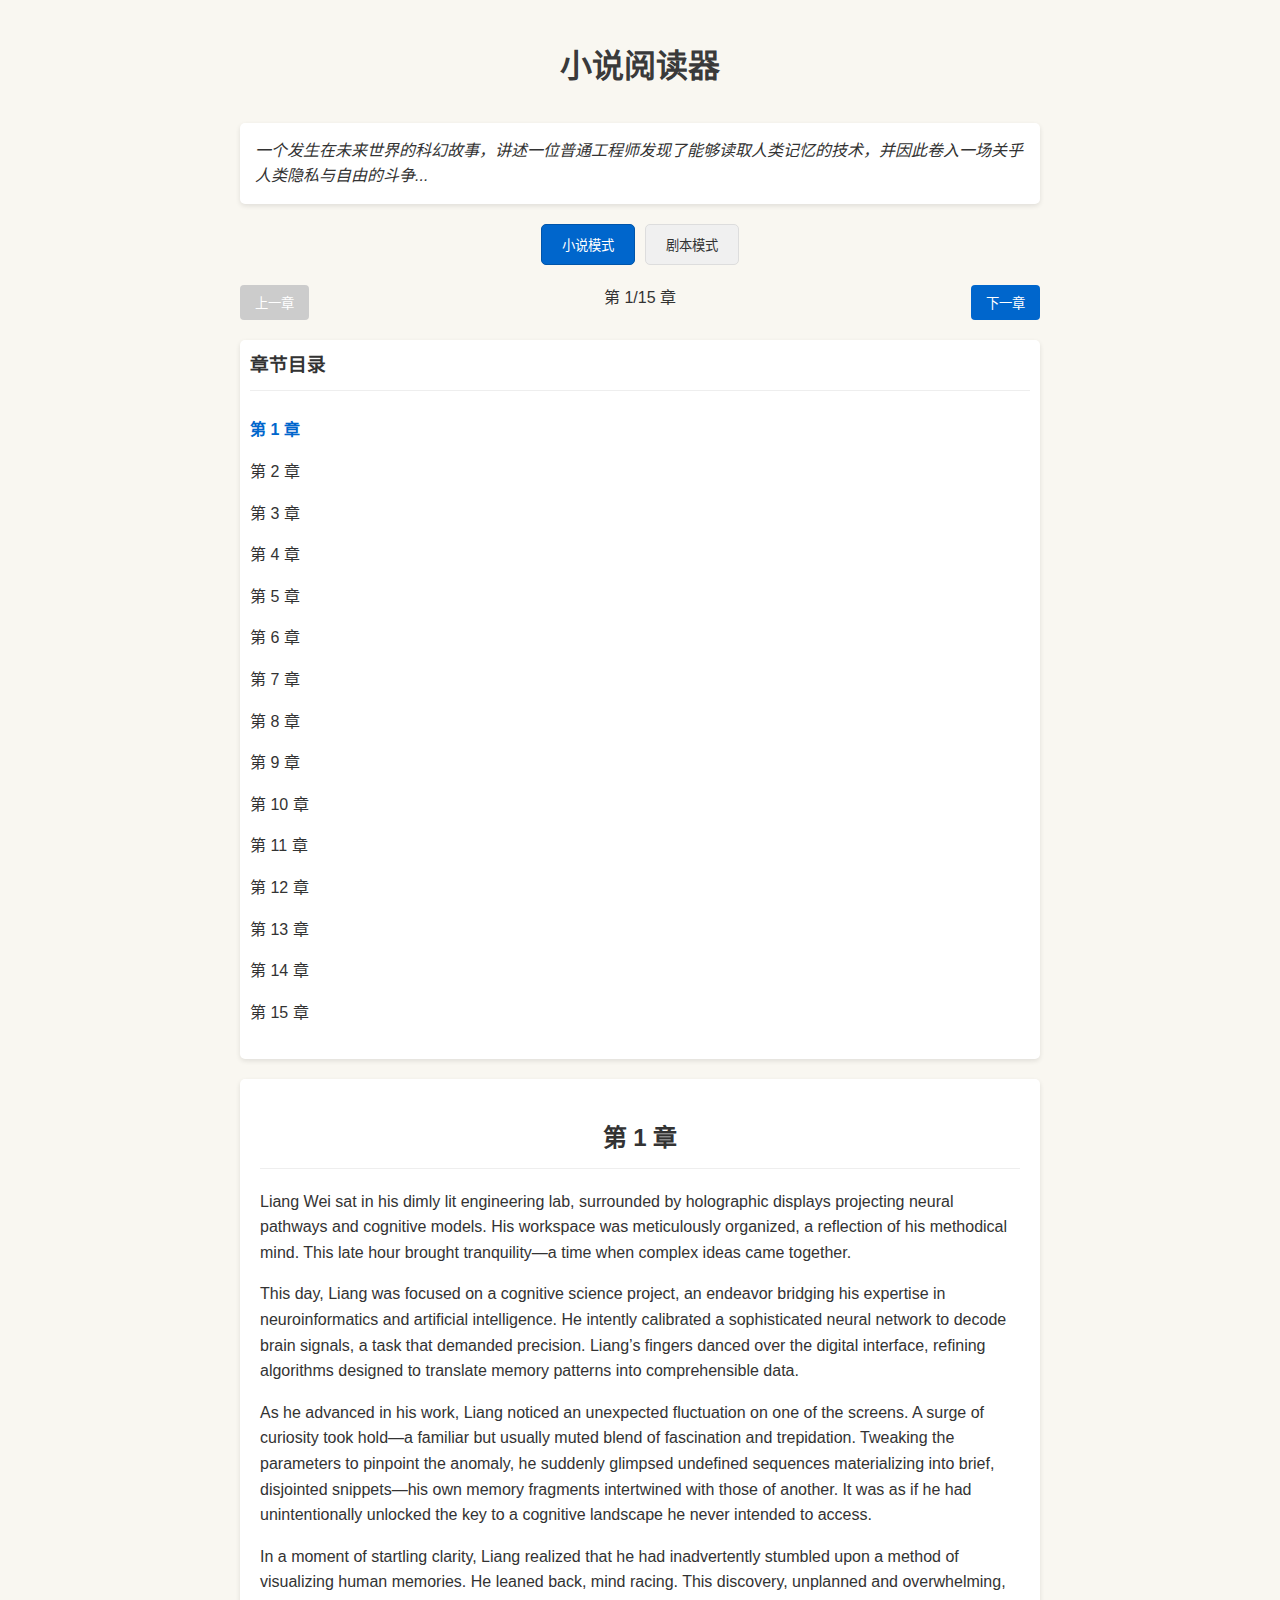
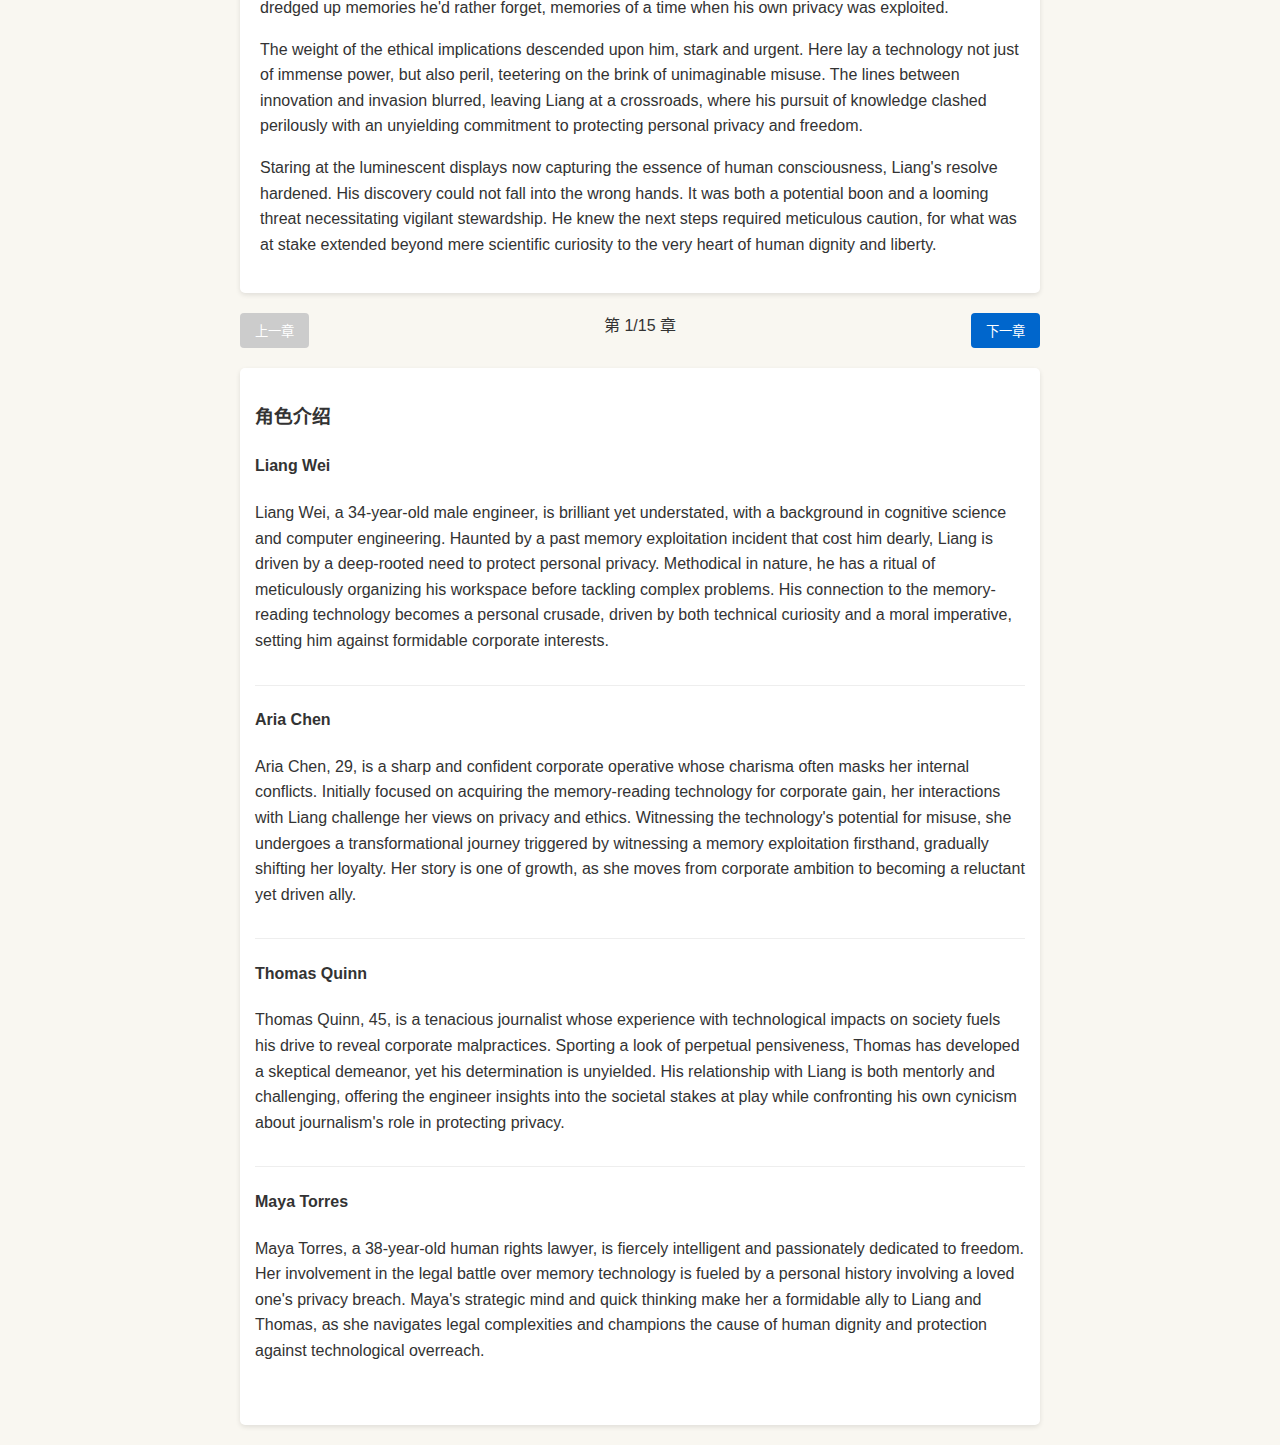
<file: novel_reader.html>
<!DOCTYPE html>
<html lang="zh-CN">
<head>
    <meta charset="UTF-8">
    <meta name="viewport" content="width=device-width, initial-scale=1.0">
    <title>小说阅读器</title>
    <style>
        body {
            font-family: 'Microsoft YaHei', Arial, sans-serif;
            line-height: 1.6;
            max-width: 800px;
            margin: 0 auto;
            padding: 20px;
            background-color: #f9f7f1;
            color: #333;
        }
        
        h1 {
            text-align: center;
            margin-bottom: 30px;
            color: #3a3a3a;
        }
        
        .intro {
            font-style: italic;
            background-color: #fff;
            padding: 15px;
            border-radius: 5px;
            box-shadow: 0 2px 5px rgba(0,0,0,0.1);
            margin-bottom: 20px;
        }
        
        .chapter-navigation {
            display: flex;
            justify-content: space-between;
            margin: 20px 0;
        }
        
        .chapter-list {
            background-color: #fff;
            border-radius: 5px;
            box-shadow: 0 2px 5px rgba(0,0,0,0.1);
            padding: 10px;
            margin-bottom: 20px;
        }
        
        .chapter-list h3 {
            margin-top: 0;
            border-bottom: 1px solid #eee;
            padding-bottom: 10px;
        }
        
        .chapter-list ul {
            list-style-type: none;
            padding: 0;
        }
        
        .chapter-list li {
            padding: 8px 0;
            cursor: pointer;
            transition: all 0.2s;
        }
        
        .chapter-list li:hover {
            color: #0066cc;
        }
        
        .chapter-list li.active {
            font-weight: bold;
            color: #0066cc;
        }
        
        .chapter-content {
            background-color: #fff;
            padding: 20px;
            border-radius: 5px;
            box-shadow: 0 2px 5px rgba(0,0,0,0.1);
            min-height: 400px;
        }
        
        .chapter-title {
            text-align: center;
            margin-bottom: 20px;
            padding-bottom: 10px;
            border-bottom: 1px solid #eee;
        }
        
        button {
            background-color: #0066cc;
            color: white;
            border: none;
            padding: 8px 15px;
            border-radius: 4px;
            cursor: pointer;
            transition: background-color 0.2s;
        }
        
        button:hover {
            background-color: #0055aa;
        }
        
        button:disabled {
            background-color: #cccccc;
            cursor: not-allowed;
        }
        
        .characters-section {
            background-color: #fff;
            padding: 15px;
            border-radius: 5px;
            box-shadow: 0 2px 5px rgba(0,0,0,0.1);
            margin-top: 20px;
        }
        
        .character-card {
            margin-bottom: 15px;
            padding-bottom: 15px;
            border-bottom: 1px solid #eee;
        }
        
        .character-card:last-child {
            border-bottom: none;
        }
        
        .loading {
            text-align: center;
            font-style: italic;
            color: #666;
        }
        
        /* 切换视图按钮样式 */
        .view-switcher {
            display: flex;
            justify-content: center;
            margin: 20px 0;
            gap: 10px;
        }
        
        .view-switcher button {
            padding: 10px 20px;
            background-color: #f0f0f0;
            color: #333;
            border: 1px solid #ddd;
            border-radius: 5px;
            cursor: pointer;
        }
        
        .view-switcher button.active {
            background-color: #0066cc;
            color: white;
            border-color: #0055aa;
        }
        
        /* 剧本样式 */
        .script-content {
            background-color: #fff;
            padding: 20px;
            border-radius: 5px;
            box-shadow: 0 2px 5px rgba(0,0,0,0.1);
            display: none;
        }
        
        .script-section {
            margin-bottom: 30px;
        }
        
        .scene-heading {
            font-weight: bold;
            text-transform: uppercase;
            margin-bottom: 15px;
            padding-bottom: 5px;
            border-bottom: 1px solid #eee;
        }
        
        .character-name {
            font-weight: bold;
            margin-top: 15px;
            margin-bottom: 5px;
        }
        
        .character-performance {
            margin-left: 20px;
            margin-bottom: 15px;
        }
        
        .script-header {
            text-align: center;
            font-size: 1.2em;
            font-weight: bold;
            margin-bottom: 20px;
            color: #0066cc;
            padding-bottom: 10px;
            border-bottom: 1px solid #eee;
        }
        
        /* 增强剧本样式 */
        .scene-heading {
            background-color: #f5f5f5;
            padding: 8px 12px;
            border-left: 3px solid #0066cc;
        }
        
        .character-name {
            color: #0066cc;
            margin-top: 15px;
            font-weight: bold;
        }
        
        .character-performance {
            background-color: #fafafa;
            padding: 8px 15px;
            margin: 5px 0 15px 20px;
            border-radius: 4px;
            border-left: 2px solid #ddd;
        }
        
        .script-raw-content {
            white-space: pre-wrap;
            font-family: monospace;
            background-color: #f8f8f8;
            padding: 15px;
            border-radius: 5px;
            margin-top: 10px;
            font-size: 0.9em;
        }
        
        .script-error {
            color: #d9534f;
            padding: 15px;
            border: 1px solid #d9534f;
            border-radius: 5px;
            margin-top: 20px;
        }
        
        .script-error pre {
            background-color: #f8f8f8;
            padding: 10px;
            border-radius: 4px;
            overflow-x: auto;
            font-size: 0.9em;
        }
    </style>
</head>
<body>
    <h1>小说阅读器</h1>
    
    <div id="loading" class="loading">正在加载小说内容，请稍候...</div>
    
    <div id="novel-container" style="display: none;">
        <div class="intro" id="story-intro"></div>
        
        <div class="view-switcher">
            <button id="novel-view-btn" class="active">小说模式</button>
            <button id="script-view-btn">剧本模式</button>
        </div>
        
        <div class="chapter-navigation">
            <button id="prev-chapter" disabled>上一章</button>
            <span id="chapter-indicator">第 0/0 章</span>
            <button id="next-chapter" disabled>下一章</button>
        </div>
        
        <div class="chapter-list">
            <h3>章节目录</h3>
            <ul id="chapter-list"></ul>
        </div>
        
        <div class="chapter-content">
            <h2 class="chapter-title" id="current-chapter-title">章节标题</h2>
            <div id="chapter-text"></div>
        </div>
        
        <div class="script-content" id="script-content">
            <h2 class="chapter-title" id="current-script-title">剧本草稿</h2>
            <div id="script-text"></div>
        </div>
        
        <div class="chapter-navigation">
            <button id="prev-chapter-bottom" disabled>上一章</button>
            <span id="chapter-indicator-bottom">第 0/0 章</span>
            <button id="next-chapter-bottom" disabled>下一章</button>
        </div>
        
        <div class="characters-section" id="characters-section">
            <h3>角色介绍</h3>
            <div id="characters-container"></div>
        </div>
    </div>

    <script>
        // Global variables
        let novelData = null;
        let currentChapter = 0;
        let viewMode = 'novel'; // 'novel' or 'script'
        
        // Function to load the JSON data
        async function loadNovelData() {
            try {
                const response = await fetch('latest_state.json');
                if (!response.ok) {
                    throw new Error('无法加载小说数据。确保latest_state.json文件在同一目录下。');
                }
                
                novelData = await response.json();
                displayNovel();
            } catch (error) {
                document.getElementById('loading').textContent = '错误: ' + error.message;
                console.error('Error loading novel data:', error);
            }
        }
        
        // Function to display the novel
        function displayNovel() {
            // Hide loading and show novel container
            document.getElementById('loading').style.display = 'none';
            document.getElementById('novel-container').style.display = 'block';
            
            // Set the title and introduction
            document.title = '小说: ' + novelData.storyline.split(',')[0];
            document.getElementById('story-intro').textContent = novelData.storyline;
            
            // Populate chapter list
            const chapterList = document.getElementById('chapter-list');
            novelData.story_chapters.forEach((chapter, index) => {
                const li = document.createElement('li');
                li.textContent = `第 ${index + 1} 章`;
                li.addEventListener('click', () => loadChapter(index));
                chapterList.appendChild(li);
            });
            
            // Display characters
            displayCharacters();
            
            // 设置视图切换按钮事件监听器
            document.getElementById('novel-view-btn').addEventListener('click', () => switchView('novel'));
            document.getElementById('script-view-btn').addEventListener('click', () => switchView('script'));
            
            // 检查是否有剧本草稿可用
            if (!novelData.script_drafts || !Array.isArray(novelData.script_drafts) || novelData.script_drafts.length === 0) {
                document.getElementById('script-view-btn').disabled = true;
                document.getElementById('script-view-btn').title = "没有可用的剧本草稿";
            }
            
            // Load the first chapter
            loadChapter(0);
        }
        
        // 视图切换函数
        function switchView(mode) {
            if (viewMode === mode) return; // 如果已经是当前模式，不做任何操作
            
            viewMode = mode;
            
            // 更新按钮状态
            document.getElementById('novel-view-btn').classList.toggle('active', mode === 'novel');
            document.getElementById('script-view-btn').classList.toggle('active', mode === 'script');
            
            // 切换显示内容
            if (mode === 'novel') {
                document.querySelector('.chapter-content').style.display = 'block';
                document.querySelector('.script-content').style.display = 'none';
            } else {
                document.querySelector('.chapter-content').style.display = 'none';
                document.querySelector('.script-content').style.display = 'block';
                // 加载当前章节对应的剧本
                loadScript(currentChapter);
            }
        }
        
        // Function to load a specific chapter
        function loadChapter(index) {
            if (!novelData || index < 0 || index >= novelData.story_chapters.length) return;
            
            currentChapter = index;
            
            // Update chapter indicators
            document.getElementById('chapter-indicator').textContent = `第 ${index + 1}/${novelData.story_chapters.length} 章`;
            document.getElementById('chapter-indicator-bottom').textContent = `第 ${index + 1}/${novelData.story_chapters.length} 章`;
            
            // Update chapter content
            document.getElementById('current-chapter-title').textContent = `第 ${index + 1} 章`;
            
            // Format the chapter text by converting line breaks to paragraphs
            const chapterText = novelData.story_chapters[index]
                .replace(/<chapter>/g, '')
                .replace(/<\/chapter>/g, '')
                .trim();
            
            const paragraphs = chapterText.split('\n\n');
            const formattedText = paragraphs.map(p => `<p>${p}</p>`).join('');
            document.getElementById('chapter-text').innerHTML = formattedText;
            
            // Update chapter list highlighting
            const chapterItems = document.querySelectorAll('#chapter-list li');
            chapterItems.forEach((item, i) => {
                if (i === index) {
                    item.classList.add('active');
                } else {
                    item.classList.remove('active');
                }
            });
            
            // Update button states
            document.getElementById('prev-chapter').disabled = index === 0;
            document.getElementById('next-chapter').disabled = index === novelData.story_chapters.length - 1;
            document.getElementById('prev-chapter-bottom').disabled = index === 0;
            document.getElementById('next-chapter-bottom').disabled = index === novelData.story_chapters.length - 1;
            
            // If in script view, also load the corresponding script
            if (viewMode === 'script') {
                loadScript(index);
            }
            
            // Scroll to top
            window.scrollTo(0, 0);
        }
        
        // Function to load a specific script
        function loadScript(index) {
            if (!novelData.script_drafts || !Array.isArray(novelData.script_drafts) || 
                index < 0 || index >= novelData.script_drafts.length || !novelData.script_drafts[index]) {
                document.getElementById('script-text').innerHTML = '<p>此章节没有对应的剧本草稿</p>';
                document.getElementById('current-script-title').textContent = `剧本草稿 (无)`;
                return;
            }
            
            // Update script title
            document.getElementById('current-script-title').textContent = `剧本草稿 - 第 ${index + 1} 章`;
            
            // Parse and format the script content
            const scriptXml = novelData.script_drafts[index];
            
            // 检查剧本内容是否为空或无效
            if (!scriptXml || typeof scriptXml !== 'string' || scriptXml.trim() === '') {
                document.getElementById('script-text').innerHTML = '<p>此章节的剧本草稿格式无效或为空</p>';
                return;
            }
            
            // 这里直接使用更简单的方法解析剧本
            const formattedScript = parseScriptDraft(scriptXml, index + 1);
            document.getElementById('script-text').innerHTML = formattedScript;
        }
        
        // 更简单的剧本解析函数
        function parseScriptDraft(scriptContent, chapterNum) {
            let html = `<div class="script-header">第 ${chapterNum} 章剧本</div>`;
            
            try {
                // 移除外层的<script_draft>标签
                scriptContent = scriptContent.replace(/<script_draft>/, '').replace(/<\/script_draft>/, '');
                
                // 分离场景标题和角色表演部分
                let currentScene = '';
                let results = '';
                
                // 提取所有场景标题
                const sceneRegex = /<scene_heading>([\s\S]*?)<\/scene_heading>/g;
                let sceneMatch;
                let scenes = [];
                
                while ((sceneMatch = sceneRegex.exec(scriptContent)) !== null) {
                    scenes.push({
                        fullMatch: sceneMatch[0],
                        content: sceneMatch[1].trim(),
                        index: sceneMatch.index
                    });
                }
                
                // 如果没有场景，创建一个虚拟场景
                if (scenes.length === 0) {
                    html += `<div class="script-section">
                        <div class="scene-heading">默认场景</div>`;
                        
                    // 处理所有角色表演
                    const perfRegex = /<character_performance>([\s\S]*?)<\/character_performance>/g;
                    let perfMatch;
                    
                    while ((perfMatch = perfRegex.exec(scriptContent)) !== null) {
                        const perfContent = perfMatch[1];
                        const charMatch = /<character>([\s\S]*?)<\/character>/.exec(perfContent);
                        const performanceMatch = /<performance>([\s\S]*?)<\/performance>/.exec(perfContent);
                        
                        if (charMatch && performanceMatch) {
                            const charName = charMatch[1].trim();
                            const perfText = performanceMatch[1].trim();
                            
                            html += `<div class="character-name">${charName}</div>
                                    <div class="character-performance">${perfText}</div>`;
                        }
                    }
                    
                    html += `</div>`;
                } else {
                    // 处理每个场景
                    for (let i = 0; i < scenes.length; i++) {
                        const scene = scenes[i];
                        html += `<div class="script-section">
                            <div class="scene-heading">${scene.content}</div>`;
                            
                        // 确定此场景的内容范围
                        let sceneStart = scene.index + scene.fullMatch.length;
                        let sceneEnd = (i < scenes.length - 1) ? scenes[i + 1].index : scriptContent.length;
                        let sceneContent = scriptContent.substring(sceneStart, sceneEnd);
                        
                        // 从场景内容中提取角色表演
                        const perfRegex = /<character_performance>([\s\S]*?)<\/character_performance>/g;
                        let perfMatch;
                        
                        while ((perfMatch = perfRegex.exec(sceneContent)) !== null) {
                            const perfContent = perfMatch[1];
                            const charMatch = /<character>([\s\S]*?)<\/character>/.exec(perfContent);
                            const performanceMatch = /<performance>([\s\S]*?)<\/performance>/.exec(perfContent);
                            
                            if (charMatch && performanceMatch) {
                                const charName = charMatch[1].trim();
                                const perfText = performanceMatch[1].trim();
                                
                                html += `<div class="character-name">${charName}</div>
                                        <div class="character-performance">${perfText}</div>`;
                            }
                        }
                        
                        html += `</div>`;
                    }
                }
                
                return html;
                
            } catch (error) {
                console.error('解析剧本时出错:', error);
                return `<div class="script-error">
                    <p>解析剧本时出错: ${error.message}</p>
                    <div class="script-raw-content">${scriptContent}</div>
                </div>`;
            }
        }
        
        // Function to format script XML content
        function formatScriptXml(scriptXml, chapterNum) {
            // 处理可能的错误情况
            try {
                // Remove script_draft tags
                let scriptContent = scriptXml.replace(/<script_draft>/g, '').replace(/<\/script_draft>/g, '');
                
                // Create HTML structure for the script
                let html = `<div class="script-header">第 ${chapterNum} 章剧本</div>`;
                
                // 先尝试处理整个脚本的内容，不管有没有场景标记
                // Find character performances across the entire script
                const allPerfMatches = scriptContent.match(/<character_performance>[\s\S]*?<\/character_performance>/g) || [];
                if (allPerfMatches.length === 0) {
                    return `<div class="script-section">
                        <div class="scene-heading">剧本内容</div>
                        <div class="script-raw-content">${scriptContent}</div>
                    </div>`;
                }
                
                // Parse scene headings
                const sceneMatches = scriptContent.match(/<scene_heading>[\s\S]*?<\/scene_heading>/g) || [];
                
                // If no scene headings found, just format the content simply
                if (sceneMatches.length === 0) {
                    // 尝试单独处理角色表演部分
                    const perfMatches = scriptContent.match(/<character_performance>[\s\S]*?<\/character_performance>/g) || [];
                    
                    if (perfMatches.length > 0) {
                        html += `<div class="script-section"><div class="scene-heading">场景</div>`;
                        
                        perfMatches.forEach(perfMatch => {
                            // 提取角色名称
                            const charMatch = perfMatch.match(/<character>(.*?)<\/character>/);
                            const charName = charMatch ? charMatch[1] : '未知角色';
                            
                            // 提取表演文本
                            const perfTextMatch = perfMatch.match(/<performance>([\s\S]*?)<\/performance>/);
                            const perfText = perfTextMatch ? perfTextMatch[1].trim() : '';
                            
                            // 添加角色名称的高亮与链接
                            const charId = findCharacterIdByName(charName);
                            html += `<div class="character-name" ${charId ? `data-char-id="${charId}"` : ''}>${charName}</div>
                                    <div class="character-performance">${perfText}</div>`;
                        });
                        
                        html += `</div>`;
                        return html;
                    } else {
                        return `<div class="script-section">${scriptContent}</div>`;
                    }
                }
                
                // Split content by scene headings
                const scenes = scriptContent.split(/<scene_heading>[\s\S]*?<\/scene_heading>/g).filter(Boolean);
                
                // Process each scene
                sceneMatches.forEach((sceneHeading, index) => {
                    const sceneTitle = sceneHeading
                        .replace(/<scene_heading>/g, '')
                        .replace(/<\/scene_heading>/g, '')
                        .trim();
                    
                    html += `<div class="script-section">
                        <div class="scene-heading">${sceneTitle}</div>`;
                    
                    // Process character performances for this scene if available
                    if (index < scenes.length) {
                        const scene = scenes[index];
                        
                        // Find character performances
                        const perfMatches = scene.match(/<character_performance>[\s\S]*?<\/character_performance>/g) || [];
                        
                        perfMatches.forEach(perfMatch => {
                            // Extract character name
                            const charMatch = perfMatch.match(/<character>(.*?)<\/character>/);
                            const charName = charMatch ? charMatch[1] : '未知角色';
                            
                            // Extract performance text
                            const perfTextMatch = perfMatch.match(/<performance>([\s\S]*?)<\/performance>/);
                            const perfText = perfTextMatch ? perfTextMatch[1].trim() : '';
                            
                            // 添加角色名称的高亮与链接
                            const charId = findCharacterIdByName(charName);
                            html += `<div class="character-name" ${charId ? `data-char-id="${charId}"` : ''}>${charName}</div>
                                    <div class="character-performance">${perfText}</div>`;
                        });
                    }
                    
                    html += `</div>`;
                });
                
                return html;
            } catch (error) {
                console.error('解析剧本时出错:', error);
                return `<div class="script-error">
                    <p>解析剧本时出错: ${error.message}</p>
                    <p>原始剧本内容:</p>
                    <pre>${scriptXml}</pre>
                </div>`;
            }
        }
        
        // 通过名称查找角色ID
        function findCharacterIdByName(name) {
            if (!novelData.characters_data) return null;
            
            for (const key in novelData.characters_data) {
                if (novelData.characters_data[key].full_name === name) {
                    return key;
                }
            }
            return null;
        }
        
        // Function to display character information
        function displayCharacters() {
            const charactersContainer = document.getElementById('characters-container');
            
            if (novelData.characters_data) {
                Object.keys(novelData.characters_data).forEach(key => {
                    const character = novelData.characters_data[key];
                    
                    const characterCard = document.createElement('div');
                    characterCard.className = 'character-card';
                    
                    const characterName = document.createElement('h4');
                    characterName.textContent = character.full_name;
                    
                    const characterIntro = document.createElement('p');
                    characterIntro.textContent = character.introduction;
                    
                    characterCard.appendChild(characterName);
                    characterCard.appendChild(characterIntro);
                    charactersContainer.appendChild(characterCard);
                });
            } else {
                charactersContainer.innerHTML = '<p>暂无角色信息</p>';
            }
        }
        
        // Navigation event listeners
        document.getElementById('prev-chapter').addEventListener('click', () => {
            loadChapter(currentChapter - 1);
        });
        
        document.getElementById('next-chapter').addEventListener('click', () => {
            loadChapter(currentChapter + 1);
        });
        
        document.getElementById('prev-chapter-bottom').addEventListener('click', () => {
            loadChapter(currentChapter - 1);
        });
        
        document.getElementById('next-chapter-bottom').addEventListener('click', () => {
            loadChapter(currentChapter + 1);
        });
        
        // 添加调试功能
        function addDebugButton() {
            const debugBtn = document.createElement('button');
            debugBtn.textContent = "调试剧本";
            debugBtn.style.margin = "10px";
            debugBtn.style.padding = "5px 10px";
            debugBtn.style.backgroundColor = "#f8f8f8";
            debugBtn.style.border = "1px solid #ddd";
            debugBtn.style.borderRadius = "4px";
            
            debugBtn.addEventListener('click', () => {
                if (novelData && novelData.script_drafts && novelData.script_drafts[currentChapter]) {
                    const scriptContent = novelData.script_drafts[currentChapter];
                    console.log('当前章节剧本内容:', scriptContent);
                    
                    // 创建一个简单的调试视图
                    const debugView = document.createElement('div');
                    debugView.style.position = "fixed";
                    debugView.style.top = "10%";
                    debugView.style.left = "10%";
                    debugView.style.width = "80%";
                    debugView.style.height = "80%";
                    debugView.style.backgroundColor = "white";
                    debugView.style.border = "1px solid #ddd";
                    debugView.style.borderRadius = "5px";
                    debugView.style.padding = "20px";
                    debugView.style.boxShadow = "0 0 10px rgba(0,0,0,0.1)";
                    debugView.style.overflow = "auto";
                    debugView.style.zIndex = "1000";
                    
                    const closeBtn = document.createElement('button');
                    closeBtn.textContent = "关闭";
                    closeBtn.style.position = "absolute";
                    closeBtn.style.top = "10px";
                    closeBtn.style.right = "10px";
                    closeBtn.addEventListener('click', () => document.body.removeChild(debugView));
                    
                    const pre = document.createElement('pre');
                    pre.style.whiteSpace = "pre-wrap";
                    pre.style.wordBreak = "break-all";
                    pre.textContent = scriptContent;
                    
                    debugView.appendChild(closeBtn);
                    debugView.appendChild(pre);
                    document.body.appendChild(debugView);
                } else {
                    alert('当前章节没有可用的剧本内容');
                }
            });
            
            document.querySelector('.script-content').appendChild(debugBtn);
        }
        
        // 在页面加载完成后添加调试按钮
        window.addEventListener('load', () => {
            setTimeout(() => {
                if (document.querySelector('.script-content')) {
                    addDebugButton();
                }
            }, 1000);
        });

        // Load the novel data when the page loads
        window.addEventListener('load', loadNovelData);
    </script>
</body>
</html>
</file>
